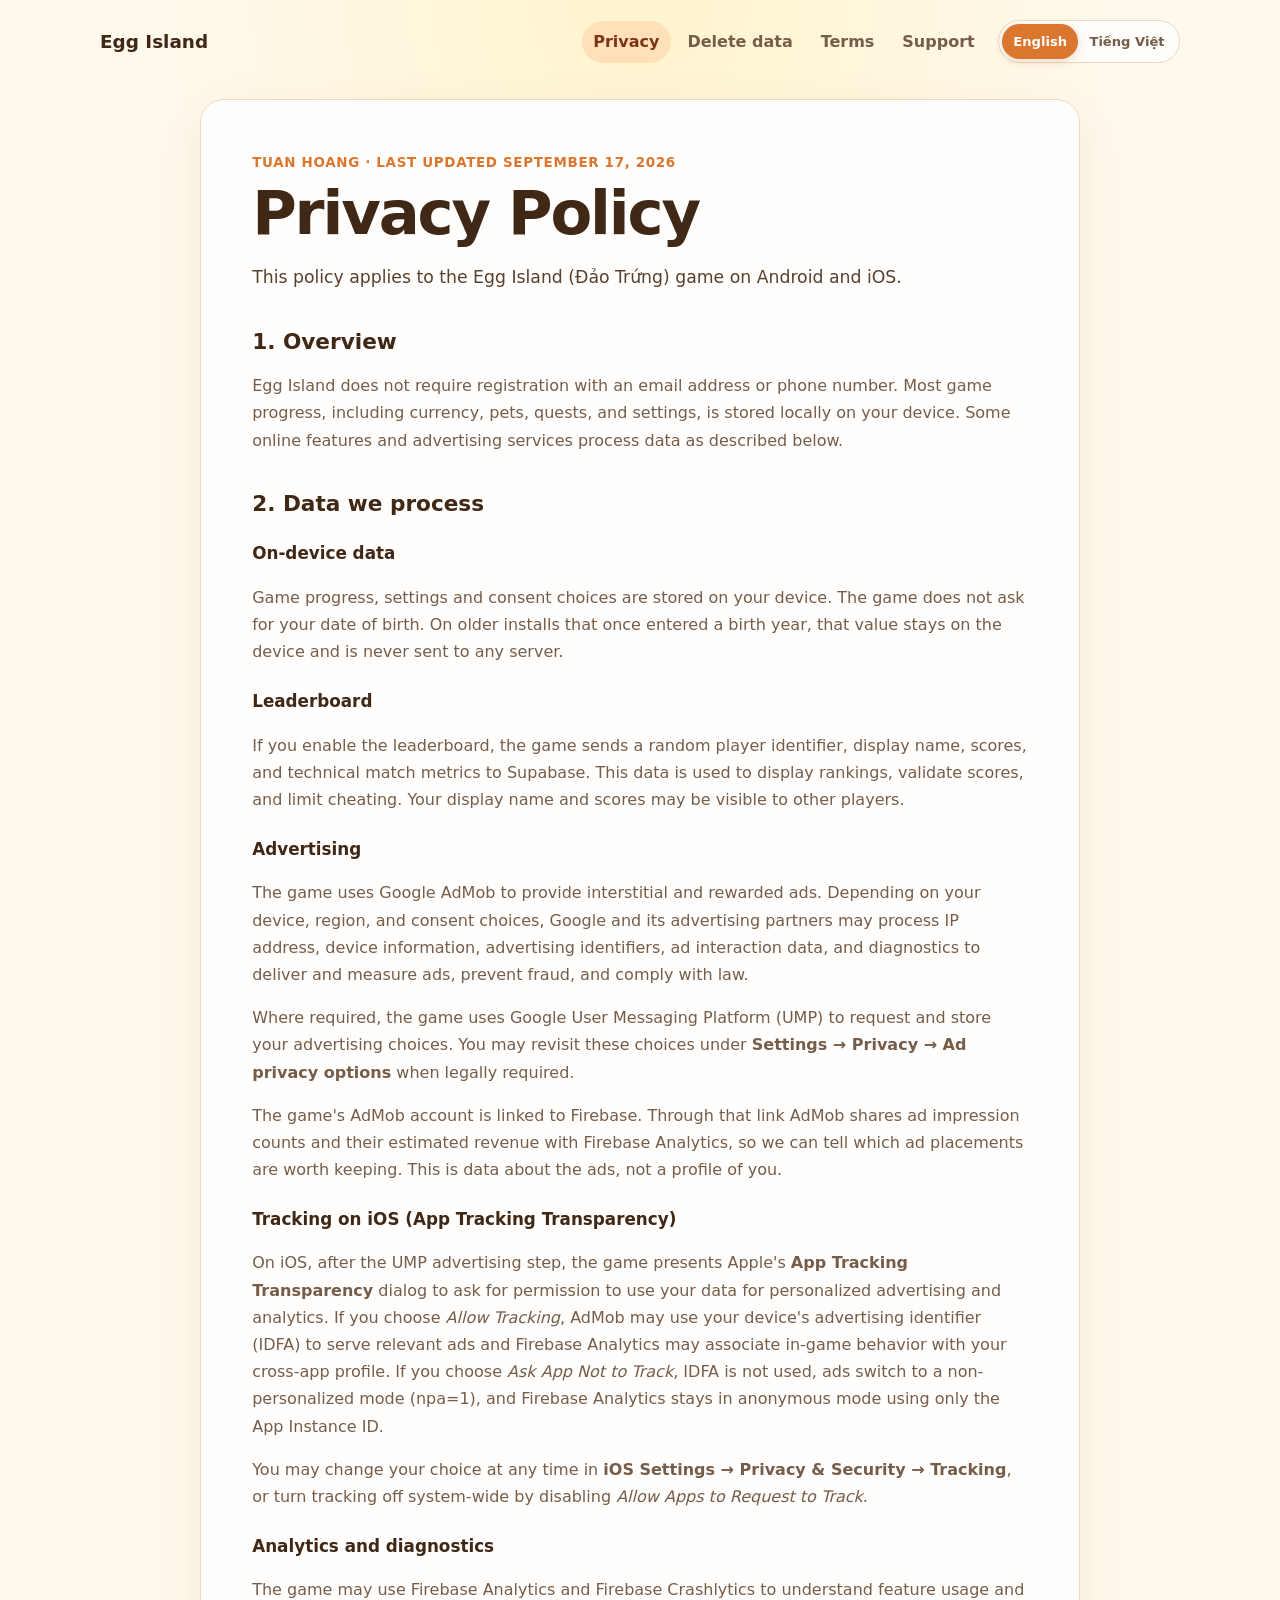
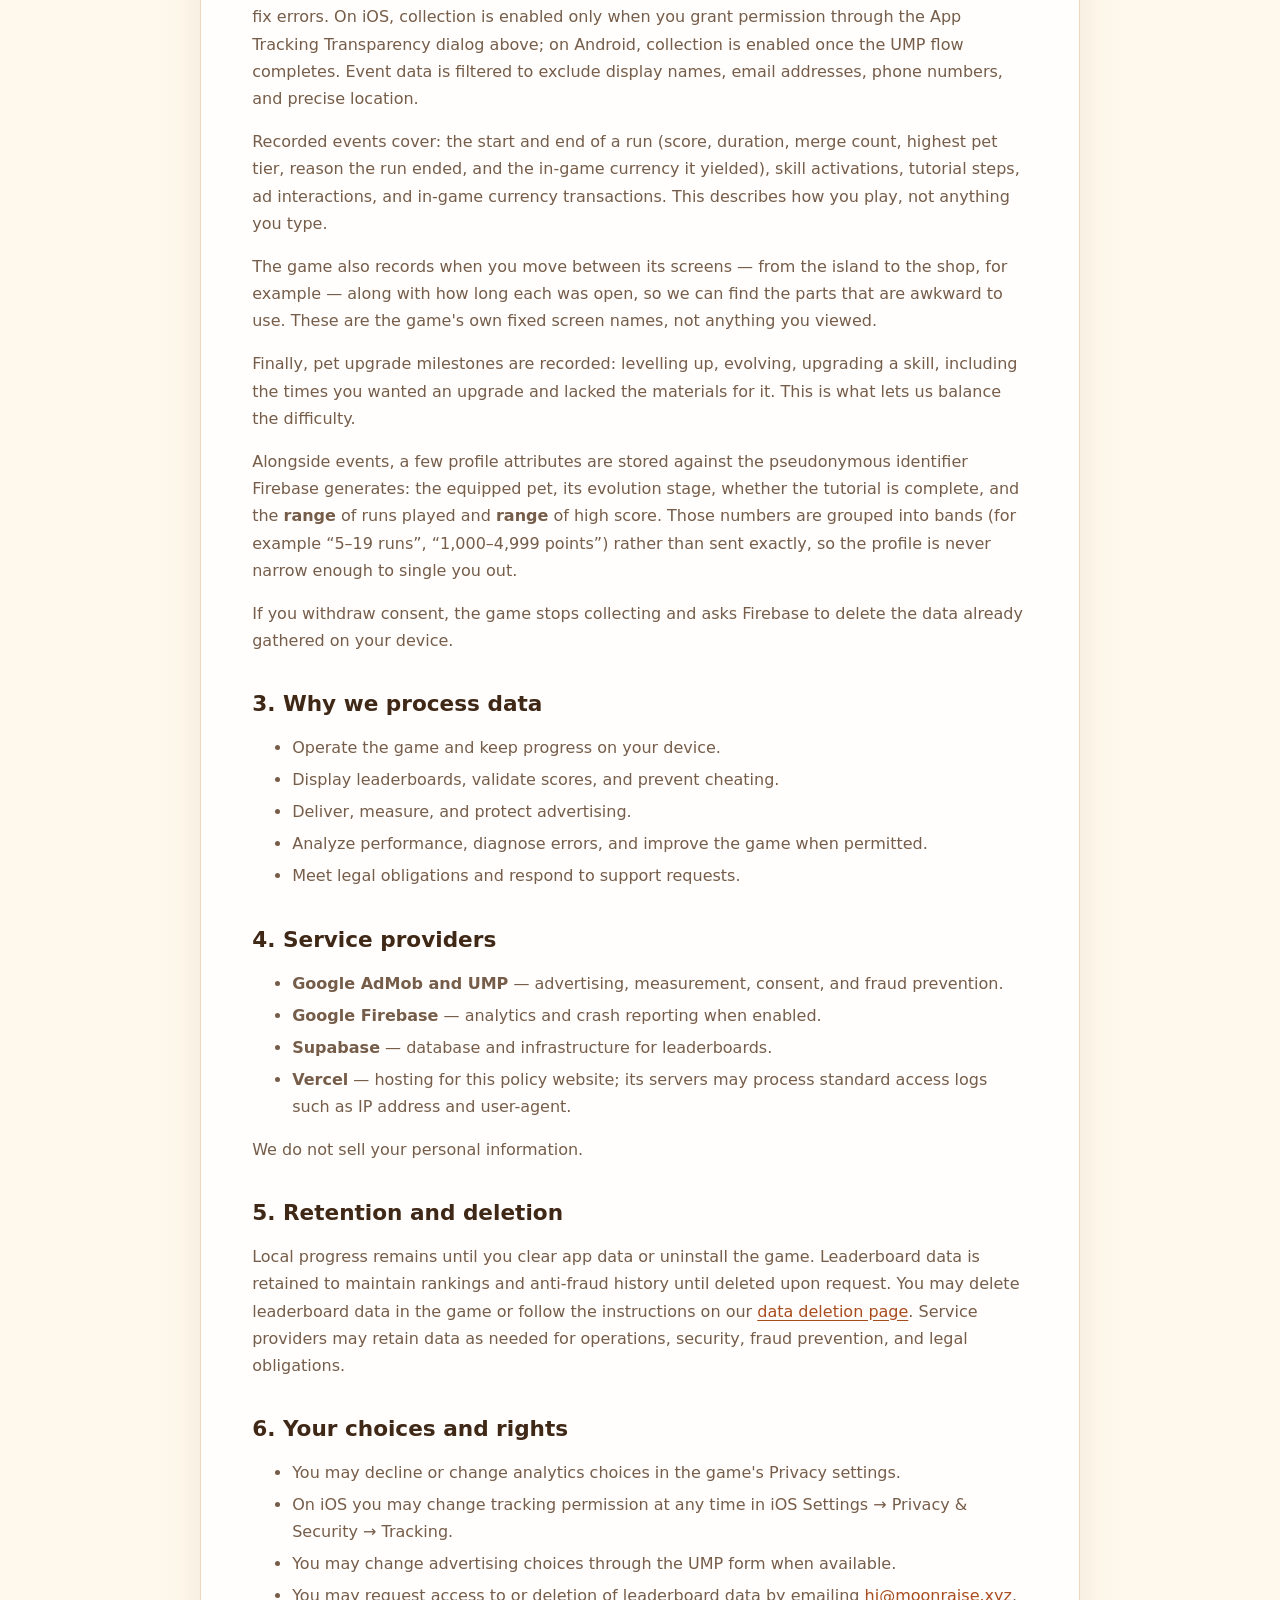
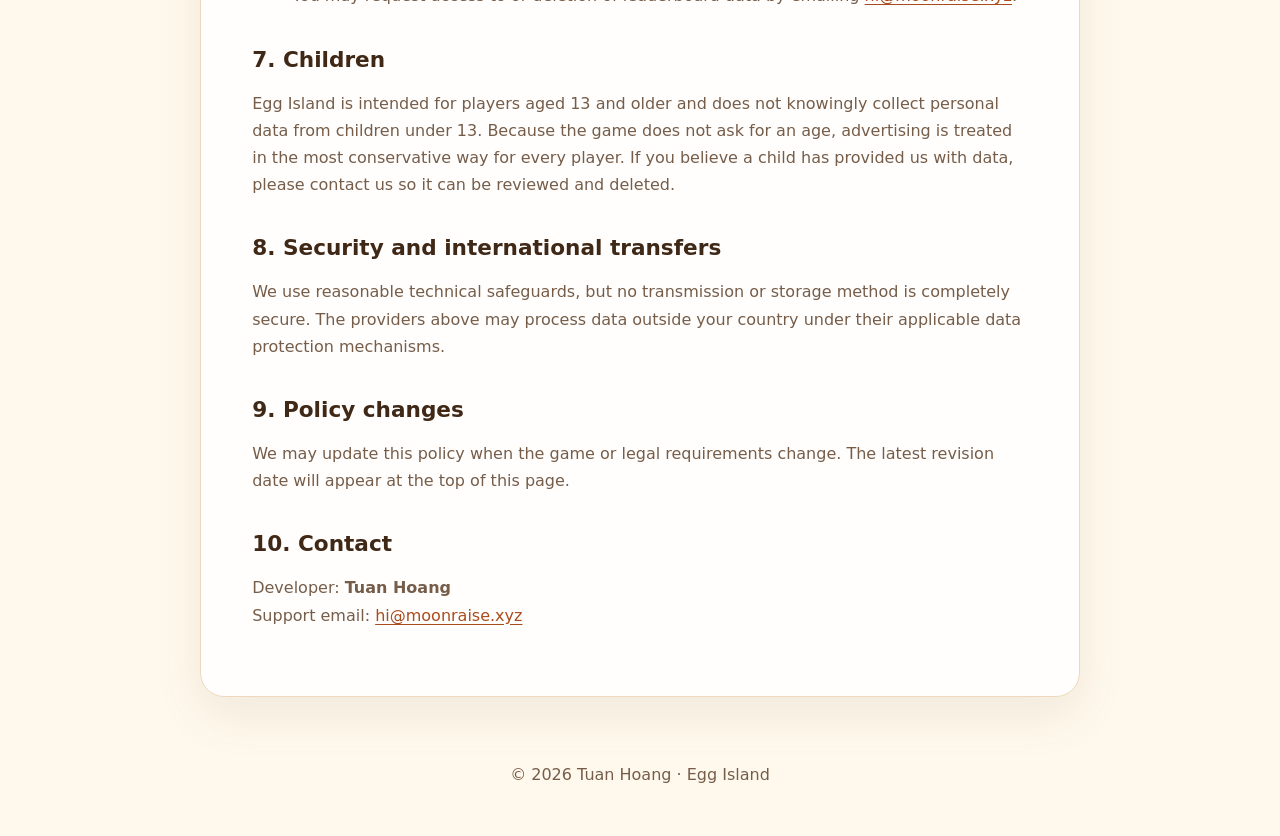
<file: index.html>
<!doctype html>
<html lang="en">
<head>
  <meta charset="utf-8">
  <meta name="viewport" content="width=device-width, initial-scale=1">
  <meta name="description" content="Chính sách bảo mật của Egg Island (Đảo Trứng).">
  <title>Egg Island — Chính sách bảo mật</title>
  <link rel="stylesheet" href="/styles.css">
</head>
<body>
  <header class="site-header">
    <a class="brand" href="/"><span data-en="Egg Island" data-vi="Đảo Trứng">Egg Island</span></a>
    <div class="header-actions">
      <nav aria-label="Main navigation">
        <a aria-current="page" href="/privacy-policy" data-en="Privacy" data-vi="Bảo mật">Privacy</a>
        <a href="/delete-data" data-en="Delete data" data-vi="Xoá dữ liệu">Delete data</a>
        <a href="/terms" data-en="Terms" data-vi="Điều khoản">Terms</a>
        <a href="/support" data-en="Support" data-vi="Hỗ trợ">Support</a>
      </nav>
      <div class="language-picker" role="group" aria-label="Language">
        <button type="button" data-language-button="en" aria-pressed="true">English</button>
        <button type="button" data-language-button="vi" aria-pressed="false">Tiếng Việt</button>
      </div>
    </div>
  </header>

  <main>
    <article class="card lang-panel" data-language="vi" hidden>
      <p class="eyebrow">Tuan Hoang · Cập nhật ngày 17/09/2026</p>
      <h1>Chính sách bảo mật</h1>
      <p class="lead">Chính sách này áp dụng cho trò chơi Egg Island (Đảo Trứng) trên Android và iOS.</p>

      <h2>1. Tổng quan</h2>
      <p>Egg Island không yêu cầu bạn đăng ký bằng email hoặc số điện thoại. Phần lớn tiến trình trò chơi, bao gồm tiền tệ, thú cưng, nhiệm vụ và cài đặt, được lưu cục bộ trên thiết bị. Một số tính năng trực tuyến và dịch vụ quảng cáo cần xử lý dữ liệu như mô tả bên dưới.</p>

      <h2>2. Dữ liệu được xử lý</h2>
      <h3>Dữ liệu lưu trên thiết bị</h3>
      <p>Tiến trình chơi, cài đặt và lựa chọn đồng ý được lưu trên thiết bị. Trò chơi không hỏi ngày sinh của bạn. Với những bản cài cũ từng nhập năm sinh, giá trị đó vẫn nằm trên máy và không bao giờ được gửi tới máy chủ nào.</p>

      <h3>Bảng xếp hạng</h3>
      <p>Khi bạn bật bảng xếp hạng, trò chơi gửi mã người chơi ngẫu nhiên, tên hiển thị, điểm số và các chỉ số kỹ thuật của ván chơi tới Supabase. Dữ liệu này dùng để hiển thị thứ hạng, xác minh điểm và hạn chế gian lận. Tên hiển thị và điểm có thể được người chơi khác nhìn thấy.</p>

      <h3>Quảng cáo</h3>
      <p>Trò chơi sử dụng Google AdMob để cung cấp quảng cáo xen kẽ và quảng cáo có tặng thưởng. Tuỳ theo thiết bị, khu vực và lựa chọn đồng ý của bạn, Google và các đối tác quảng cáo có thể xử lý địa chỉ IP, thông tin thiết bị, mã nhận dạng quảng cáo, dữ liệu tương tác với quảng cáo và dữ liệu chẩn đoán để phân phối, đo lường, chống gian lận và tuân thủ pháp luật.</p>
      <p>Ở những khu vực áp dụng, trò chơi sử dụng Google User Messaging Platform (UMP) để xin và lưu lựa chọn về quảng cáo. Bạn có thể mở lại lựa chọn này trong <strong>Cài đặt → Quyền riêng tư → Tuỳ chọn quảng cáo</strong> khi pháp luật yêu cầu.</p>
      <p>Tài khoản AdMob của trò chơi được liên kết với Firebase. Nhờ đó AdMob chia sẻ với Firebase Analytics số liệu về lượt hiển thị quảng cáo và doanh thu ước tính của chúng, để chúng tôi biết những vị trí quảng cáo nào đáng giữ. Đây là số liệu về quảng cáo, không phải hồ sơ cá nhân của bạn.</p>

      <h3>Theo dõi trên iOS (App Tracking Transparency)</h3>
      <p>Trên iOS, sau bước UMP về quảng cáo, trò chơi hiển thị hộp thoại <strong>App Tracking Transparency</strong> của Apple để xin phép sử dụng dữ liệu của bạn cho mục đích quảng cáo được cá nhân hoá và phân tích. Nếu bạn chọn <em>Allow Tracking</em>, AdMob có thể sử dụng mã nhận dạng quảng cáo (IDFA) của thiết bị để phục vụ quảng cáo liên quan và Firebase Analytics có thể liên kết hành vi trong trò chơi với hồ sơ cross-app của bạn. Nếu bạn chọn <em>Ask App Not to Track</em>, IDFA không được sử dụng, quảng cáo chuyển sang chế độ không cá nhân hoá (npa=1) và Firebase Analytics giữ ở chế độ ẩn danh chỉ bằng App Instance ID.</p>
      <p>Bạn có thể đổi ý bất cứ lúc nào trong <strong>Cài đặt iOS → Quyền riêng tư & Bảo mật → Theo dõi</strong>, hoặc tắt hoàn toàn theo dõi bằng cách tắt <em>Cho phép các ứng dụng yêu cầu theo dõi</em>.</p>

      <h3>Phân tích và chẩn đoán</h3>
      <p>Trò chơi có thể sử dụng Firebase Analytics và Firebase Crashlytics để hiểu cách tính năng được sử dụng và sửa lỗi. Trên iOS, việc thu thập chỉ được bật khi bạn đồng ý qua hộp thoại App Tracking Transparency ở trên; trên Android, việc thu thập được bật khi bạn hoàn tất bước UMP. Dữ liệu sự kiện được lọc để không gửi tên hiển thị, email, số điện thoại hoặc vị trí chính xác.</p>
      <p>Sự kiện được ghi nhận gồm: bắt đầu và kết thúc một ván (điểm, thời lượng, số lần ghép, bậc pet cao nhất, lý do kết thúc, và lượng tiền trong game kiếm được), lượt dùng kỹ năng, các bước hướng dẫn, tương tác với quảng cáo, và giao dịch bằng tiền trong trò chơi. Đây là dữ liệu về cách bạn chơi, không phải nội dung bạn nhập.</p>
      <p>Trò chơi cũng ghi lại việc bạn chuyển giữa các màn hình — ví dụ từ đảo sang cửa hàng — kèm thời gian ở mỗi màn, để chúng tôi biết chỗ nào khó dùng. Đây là tên màn hình cố định của trò chơi, không phải nội dung bạn xem.</p>
      <p>Cuối cùng, các mốc nâng cấp thú cưng được ghi lại: lên cấp, tiến hoá, nâng kỹ năng, kèm cả những lần bạn muốn nâng nhưng chưa đủ nguyên liệu. Việc này giúp chúng tôi cân bằng độ khó.</p>
      <p>Ngoài sự kiện, một số thuộc tính hồ sơ được lưu kèm mã người dùng ẩn danh do Firebase sinh ra: pet đang trang bị, bậc tiến hoá của pet, đã hoàn thành hướng dẫn hay chưa, cùng <strong>khoảng</strong> số ván đã chơi và <strong>khoảng</strong> điểm cao nhất. Các số này được quy về nhóm (ví dụ &ldquo;5&ndash;19 ván&rdquo;, &ldquo;1.000&ndash;4.999 điểm&rdquo;) thay vì gửi con số chính xác, để hồ sơ không đủ hẹp nhằm nhận dạng một người cụ thể.</p>
      <p>Nếu bạn rút lại đồng ý, trò chơi ngừng thu thập và yêu cầu Firebase xoá dữ liệu đã thu trên thiết bị.</p>

      <h2>3. Mục đích sử dụng</h2>
      <ul>
        <li>Vận hành trò chơi và lưu tiến trình trên thiết bị.</li>
        <li>Hiển thị bảng xếp hạng, xác minh điểm và ngăn gian lận.</li>
        <li>Cung cấp, đo lường và bảo vệ quảng cáo.</li>
        <li>Phân tích hiệu năng, tìm lỗi và cải thiện trò chơi khi được phép.</li>
        <li>Tuân thủ nghĩa vụ pháp lý và xử lý yêu cầu hỗ trợ.</li>
      </ul>

      <h2>4. Nhà cung cấp dịch vụ</h2>
      <p>Chúng tôi sử dụng các nhà cung cấp sau để xử lý dữ liệu thay mặt chúng tôi hoặc theo chính sách riêng của họ:</p>
      <ul>
        <li><strong>Google AdMob và UMP</strong> — quảng cáo, đo lường, đồng ý và chống gian lận.</li>
        <li><strong>Google Firebase</strong> — phân tích và báo cáo lỗi khi tính năng được bật.</li>
        <li><strong>Supabase</strong> — cơ sở dữ liệu và hạ tầng cho bảng xếp hạng.</li>
        <li><strong>Vercel</strong> — lưu trữ website chính sách này; máy chủ có thể xử lý nhật ký truy cập tiêu chuẩn như địa chỉ IP và user-agent.</li>
      </ul>
      <p>Chúng tôi không bán thông tin cá nhân của bạn.</p>

      <h2>5. Lưu giữ và xoá dữ liệu</h2>
      <p>Dữ liệu tiến trình cục bộ tồn tại cho đến khi bạn xoá dữ liệu ứng dụng hoặc gỡ cài đặt. Dữ liệu bảng xếp hạng được lưu để duy trì thứ hạng và lịch sử chống gian lận cho đến khi bị xoá theo yêu cầu. Bạn có thể xoá dữ liệu bảng xếp hạng trong trò chơi hoặc làm theo hướng dẫn tại <a href="/delete-data.html">trang xoá dữ liệu</a>.</p>
      <p>Các nhà cung cấp dịch vụ có thể lưu dữ liệu theo thời hạn cần thiết cho vận hành, bảo mật, chống gian lận và nghĩa vụ pháp lý của họ.</p>

      <h2>6. Lựa chọn và quyền của bạn</h2>
      <ul>
        <li>Bạn có thể từ chối hoặc thay đổi lựa chọn phân tích trong phần Quyền riêng tư của trò chơi.</li>
        <li>Trên iOS, bạn có thể đổi lựa chọn theo dõi bất cứ lúc nào trong Cài đặt iOS → Quyền riêng tư &amp; Bảo mật → Theo dõi.</li>
        <li>Bạn có thể thay đổi lựa chọn quảng cáo thông qua màn hình UMP khi tuỳ chọn này được cung cấp.</li>
        <li>Bạn có thể yêu cầu truy cập hoặc xoá dữ liệu bảng xếp hạng bằng cách gửi email tới <a href="mailto:hi@moonraise.xyz">hi@moonraise.xyz</a>.</li>
      </ul>

      <h2>7. Trẻ em</h2>
      <p>Egg Island dành cho người chơi từ 13 tuổi trở lên và không cố ý thu thập dữ liệu cá nhân từ trẻ em dưới 13 tuổi. Vì trò chơi không hỏi tuổi, quảng cáo được đối xử theo hướng bảo thủ nhất cho mọi người chơi. Nếu bạn tin rằng trẻ em đã cung cấp dữ liệu cho chúng tôi, hãy liên hệ để dữ liệu được xem xét và xoá.</p>

      <h2>8. Bảo mật và chuyển dữ liệu quốc tế</h2>
      <p>Chúng tôi áp dụng các biện pháp kỹ thuật hợp lý để bảo vệ dữ liệu. Tuy nhiên, không phương thức truyền hoặc lưu trữ nào an toàn tuyệt đối. Các nhà cung cấp nêu trên có thể xử lý dữ liệu tại quốc gia khác nơi bạn sinh sống, tuân theo cơ chế bảo vệ dữ liệu áp dụng của họ.</p>

      <h2>9. Thay đổi chính sách</h2>
      <p>Chúng tôi có thể cập nhật chính sách này khi trò chơi hoặc yêu cầu pháp lý thay đổi. Ngày cập nhật mới nhất luôn được hiển thị ở đầu trang.</p>

      <h2>10. Liên hệ</h2>
      <p>Nhà phát triển: <strong>Tuan Hoang</strong><br>Email hỗ trợ: <a href="mailto:hi@moonraise.xyz">hi@moonraise.xyz</a></p>
    </article>

    <article class="card lang-panel" data-language="en" lang="en">
      <p class="eyebrow">Tuan Hoang · Last updated September 17, 2026</p>
      <h1>Privacy Policy</h1>
      <p class="lead">This policy applies to the Egg Island (Đảo Trứng) game on Android and iOS.</p>

      <h2>1. Overview</h2>
      <p>Egg Island does not require registration with an email address or phone number. Most game progress, including currency, pets, quests, and settings, is stored locally on your device. Some online features and advertising services process data as described below.</p>

      <h2>2. Data we process</h2>
      <h3>On-device data</h3>
      <p>Game progress, settings and consent choices are stored on your device. The game does not ask for your date of birth. On older installs that once entered a birth year, that value stays on the device and is never sent to any server.</p>

      <h3>Leaderboard</h3>
      <p>If you enable the leaderboard, the game sends a random player identifier, display name, scores, and technical match metrics to Supabase. This data is used to display rankings, validate scores, and limit cheating. Your display name and scores may be visible to other players.</p>

      <h3>Advertising</h3>
      <p>The game uses Google AdMob to provide interstitial and rewarded ads. Depending on your device, region, and consent choices, Google and its advertising partners may process IP address, device information, advertising identifiers, ad interaction data, and diagnostics to deliver and measure ads, prevent fraud, and comply with law.</p>
      <p>Where required, the game uses Google User Messaging Platform (UMP) to request and store your advertising choices. You may revisit these choices under <strong>Settings → Privacy → Ad privacy options</strong> when legally required.</p>
      <p>The game's AdMob account is linked to Firebase. Through that link AdMob shares ad impression counts and their estimated revenue with Firebase Analytics, so we can tell which ad placements are worth keeping. This is data about the ads, not a profile of you.</p>

      <h3>Tracking on iOS (App Tracking Transparency)</h3>
      <p>On iOS, after the UMP advertising step, the game presents Apple's <strong>App Tracking Transparency</strong> dialog to ask for permission to use your data for personalized advertising and analytics. If you choose <em>Allow Tracking</em>, AdMob may use your device's advertising identifier (IDFA) to serve relevant ads and Firebase Analytics may associate in-game behavior with your cross-app profile. If you choose <em>Ask App Not to Track</em>, IDFA is not used, ads switch to a non-personalized mode (npa=1), and Firebase Analytics stays in anonymous mode using only the App Instance ID.</p>
      <p>You may change your choice at any time in <strong>iOS Settings → Privacy &amp; Security → Tracking</strong>, or turn tracking off system-wide by disabling <em>Allow Apps to Request to Track</em>.</p>

      <h3>Analytics and diagnostics</h3>
      <p>The game may use Firebase Analytics and Firebase Crashlytics to understand feature usage and fix errors. On iOS, collection is enabled only when you grant permission through the App Tracking Transparency dialog above; on Android, collection is enabled once the UMP flow completes. Event data is filtered to exclude display names, email addresses, phone numbers, and precise location.</p>
      <p>Recorded events cover: the start and end of a run (score, duration, merge count, highest pet tier, reason the run ended, and the in-game currency it yielded), skill activations, tutorial steps, ad interactions, and in-game currency transactions. This describes how you play, not anything you type.</p>
      <p>The game also records when you move between its screens — from the island to the shop, for example — along with how long each was open, so we can find the parts that are awkward to use. These are the game's own fixed screen names, not anything you viewed.</p>
      <p>Finally, pet upgrade milestones are recorded: levelling up, evolving, upgrading a skill, including the times you wanted an upgrade and lacked the materials for it. This is what lets us balance the difficulty.</p>
      <p>Alongside events, a few profile attributes are stored against the pseudonymous identifier Firebase generates: the equipped pet, its evolution stage, whether the tutorial is complete, and the <strong>range</strong> of runs played and <strong>range</strong> of high score. Those numbers are grouped into bands (for example &ldquo;5&ndash;19 runs&rdquo;, &ldquo;1,000&ndash;4,999 points&rdquo;) rather than sent exactly, so the profile is never narrow enough to single you out.</p>
      <p>If you withdraw consent, the game stops collecting and asks Firebase to delete the data already gathered on your device.</p>

      <h2>3. Why we process data</h2>
      <ul>
        <li>Operate the game and keep progress on your device.</li>
        <li>Display leaderboards, validate scores, and prevent cheating.</li>
        <li>Deliver, measure, and protect advertising.</li>
        <li>Analyze performance, diagnose errors, and improve the game when permitted.</li>
        <li>Meet legal obligations and respond to support requests.</li>
      </ul>

      <h2>4. Service providers</h2>
      <ul>
        <li><strong>Google AdMob and UMP</strong> — advertising, measurement, consent, and fraud prevention.</li>
        <li><strong>Google Firebase</strong> — analytics and crash reporting when enabled.</li>
        <li><strong>Supabase</strong> — database and infrastructure for leaderboards.</li>
        <li><strong>Vercel</strong> — hosting for this policy website; its servers may process standard access logs such as IP address and user-agent.</li>
      </ul>
      <p>We do not sell your personal information.</p>

      <h2>5. Retention and deletion</h2>
      <p>Local progress remains until you clear app data or uninstall the game. Leaderboard data is retained to maintain rankings and anti-fraud history until deleted upon request. You may delete leaderboard data in the game or follow the instructions on our <a href="/delete-data.html">data deletion page</a>. Service providers may retain data as needed for operations, security, fraud prevention, and legal obligations.</p>

      <h2>6. Your choices and rights</h2>
      <ul>
        <li>You may decline or change analytics choices in the game's Privacy settings.</li>
        <li>On iOS you may change tracking permission at any time in iOS Settings → Privacy &amp; Security → Tracking.</li>
        <li>You may change advertising choices through the UMP form when available.</li>
        <li>You may request access to or deletion of leaderboard data by emailing <a href="mailto:hi@moonraise.xyz">hi@moonraise.xyz</a>.</li>
      </ul>

      <h2>7. Children</h2>
      <p>Egg Island is intended for players aged 13 and older and does not knowingly collect personal data from children under 13. Because the game does not ask for an age, advertising is treated in the most conservative way for every player. If you believe a child has provided us with data, please contact us so it can be reviewed and deleted.</p>

      <h2>8. Security and international transfers</h2>
      <p>We use reasonable technical safeguards, but no transmission or storage method is completely secure. The providers above may process data outside your country under their applicable data protection mechanisms.</p>

      <h2>9. Policy changes</h2>
      <p>We may update this policy when the game or legal requirements change. The latest revision date will appear at the top of this page.</p>

      <h2>10. Contact</h2>
      <p>Developer: <strong>Tuan Hoang</strong><br>Support email: <a href="mailto:hi@moonraise.xyz">hi@moonraise.xyz</a></p>
    </article>
  </main>

  <footer>© 2026 Tuan Hoang · Egg Island</footer>
  <script src="/language.js"></script>
</body>
</html>
</file>
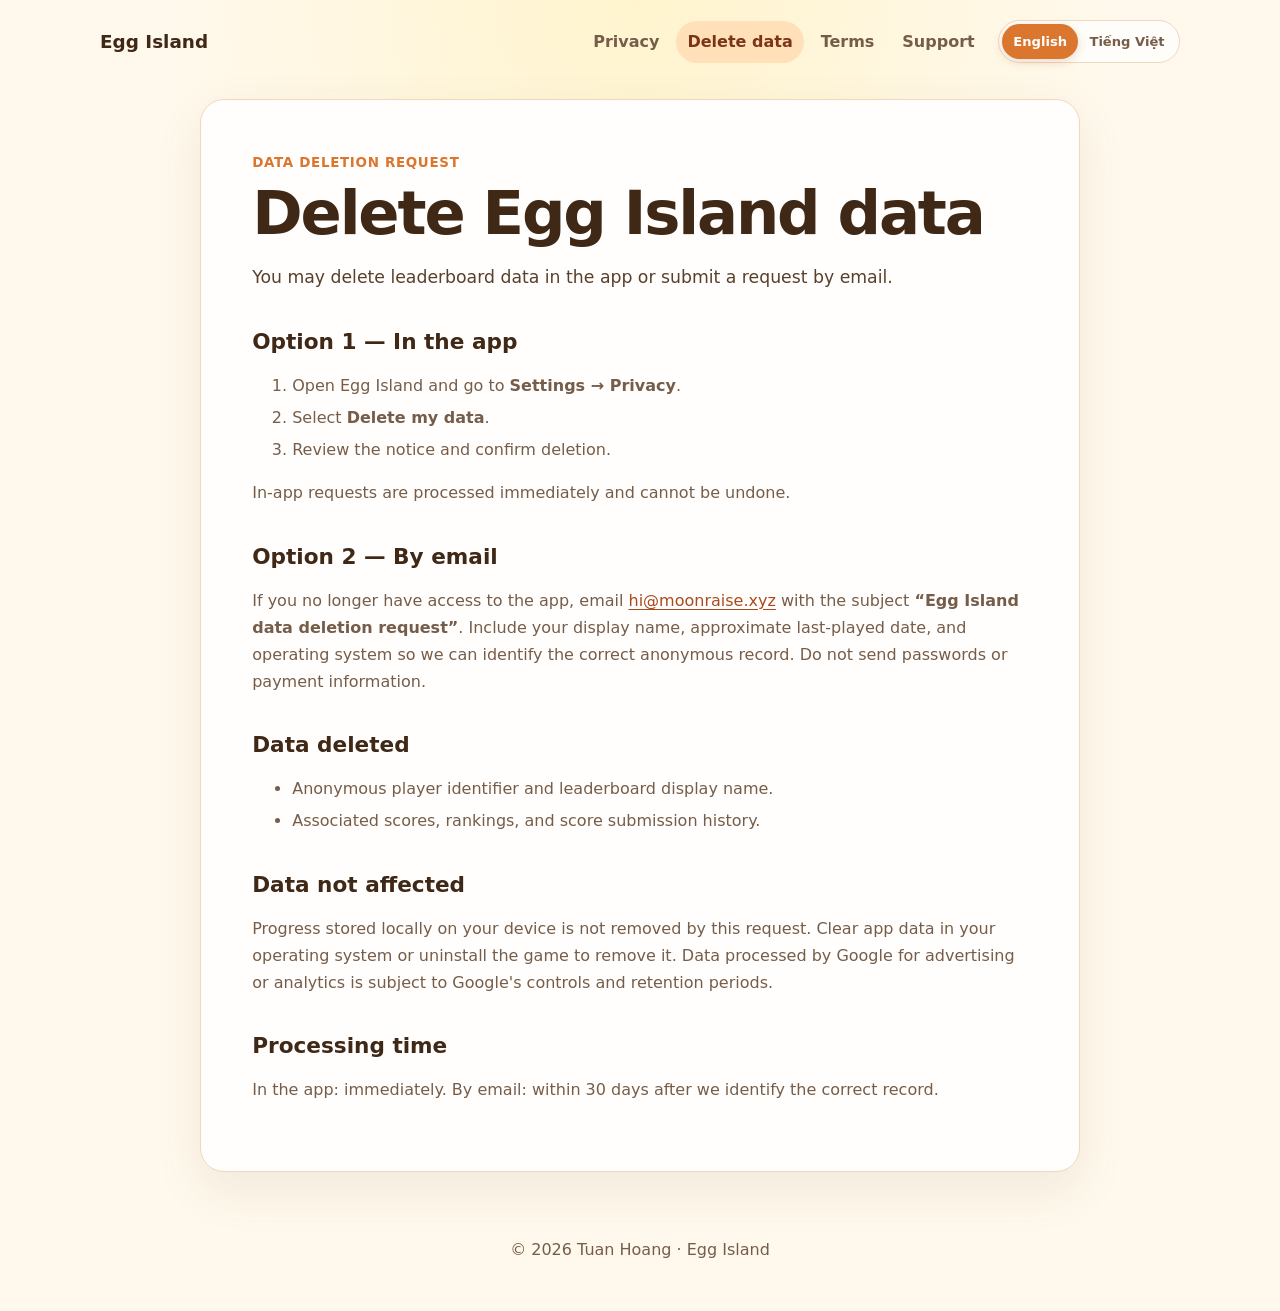
<file: delete-data.html>
<!doctype html>
<html lang="en">
<head>
  <meta charset="utf-8">
  <meta name="viewport" content="width=device-width, initial-scale=1">
  <meta name="description" content="Hướng dẫn yêu cầu xoá dữ liệu Egg Island.">
  <title>Egg Island — Xoá dữ liệu</title>
  <link rel="stylesheet" href="/styles.css">
</head>
<body>
  <header class="site-header">
    <a class="brand" href="/"><span data-en="Egg Island" data-vi="Đảo Trứng">Egg Island</span></a>
    <div class="header-actions">
      <nav aria-label="Main navigation">
        <a href="/privacy-policy" data-en="Privacy" data-vi="Bảo mật">Privacy</a>
        <a aria-current="page" href="/delete-data" data-en="Delete data" data-vi="Xoá dữ liệu">Delete data</a>
        <a href="/terms" data-en="Terms" data-vi="Điều khoản">Terms</a>
        <a href="/support" data-en="Support" data-vi="Hỗ trợ">Support</a>
      </nav>
      <div class="language-picker" role="group" aria-label="Language">
        <button type="button" data-language-button="en" aria-pressed="true">English</button>
        <button type="button" data-language-button="vi" aria-pressed="false">Tiếng Việt</button>
      </div>
    </div>
  </header>
  <main>
    <article class="card lang-panel" data-language="vi" hidden>
      <p class="eyebrow">Yêu cầu xoá dữ liệu</p>
      <h1>Xoá dữ liệu Egg Island</h1>
      <p class="lead">Bạn có thể xoá dữ liệu bảng xếp hạng trong ứng dụng hoặc gửi yêu cầu qua email.</p>

      <h2>Cách 1 — Trong ứng dụng</h2>
      <ol>
        <li>Mở Egg Island và vào <strong>Cài đặt → Quyền riêng tư</strong>.</li>
        <li>Chọn <strong>Xoá dữ liệu của tôi</strong>.</li>
        <li>Đọc thông báo và xác nhận xoá.</li>
      </ol>
      <p>Yêu cầu trong ứng dụng được xử lý ngay và không thể hoàn tác.</p>

      <h2>Cách 2 — Qua email</h2>
      <p>Nếu không còn truy cập ứng dụng, gửi email tới <a href="mailto:hi@moonraise.xyz?subject=Y%C3%AAu%20c%E1%BA%A7u%20xo%C3%A1%20d%E1%BB%AF%20li%E1%BB%87u%20Egg%20Island">hi@moonraise.xyz</a> với tiêu đề <strong>“Yêu cầu xoá dữ liệu Egg Island”</strong>. Hãy cung cấp tên hiển thị, khoảng thời gian chơi gần nhất và hệ điều hành đã dùng để chúng tôi xác định đúng hồ sơ ẩn danh. Không gửi mật khẩu hoặc thông tin thanh toán.</p>

      <h2>Dữ liệu bị xoá</h2>
      <ul>
        <li>Mã người chơi ẩn danh và tên hiển thị trên bảng xếp hạng.</li>
        <li>Điểm số, thứ hạng và lịch sử gửi điểm liên quan.</li>
      </ul>

      <h2>Dữ liệu không bị ảnh hưởng</h2>
      <p>Tiến trình lưu cục bộ trên thiết bị không bị xoá bởi yêu cầu này. Bạn có thể xoá dữ liệu cục bộ trong cài đặt hệ điều hành hoặc bằng cách gỡ cài đặt trò chơi. Dữ liệu do Google xử lý cho quảng cáo hoặc phân tích chịu các công cụ và thời hạn lưu giữ của Google.</p>

      <h2>Thời gian xử lý</h2>
      <p>Trong ứng dụng: ngay lập tức. Qua email: trong vòng 30 ngày sau khi chúng tôi xác minh được đúng hồ sơ.</p>
    </article>

    <article class="card lang-panel" data-language="en" lang="en">
      <p class="eyebrow">Data deletion request</p>
      <h1>Delete Egg Island data</h1>
      <p class="lead">You may delete leaderboard data in the app or submit a request by email.</p>
      <h2>Option 1 — In the app</h2>
      <ol>
        <li>Open Egg Island and go to <strong>Settings → Privacy</strong>.</li>
        <li>Select <strong>Delete my data</strong>.</li>
        <li>Review the notice and confirm deletion.</li>
      </ol>
      <p>In-app requests are processed immediately and cannot be undone.</p>
      <h2>Option 2 — By email</h2>
      <p>If you no longer have access to the app, email <a href="mailto:hi@moonraise.xyz?subject=Egg%20Island%20data%20deletion%20request">hi@moonraise.xyz</a> with the subject <strong>“Egg Island data deletion request”</strong>. Include your display name, approximate last-played date, and operating system so we can identify the correct anonymous record. Do not send passwords or payment information.</p>
      <h2>Data deleted</h2>
      <ul><li>Anonymous player identifier and leaderboard display name.</li><li>Associated scores, rankings, and score submission history.</li></ul>
      <h2>Data not affected</h2>
      <p>Progress stored locally on your device is not removed by this request. Clear app data in your operating system or uninstall the game to remove it. Data processed by Google for advertising or analytics is subject to Google's controls and retention periods.</p>
      <h2>Processing time</h2>
      <p>In the app: immediately. By email: within 30 days after we identify the correct record.</p>
    </article>
  </main>
  <footer>© 2026 Tuan Hoang · Egg Island</footer>
  <script src="/language.js"></script>
</body>
</html>
</file>
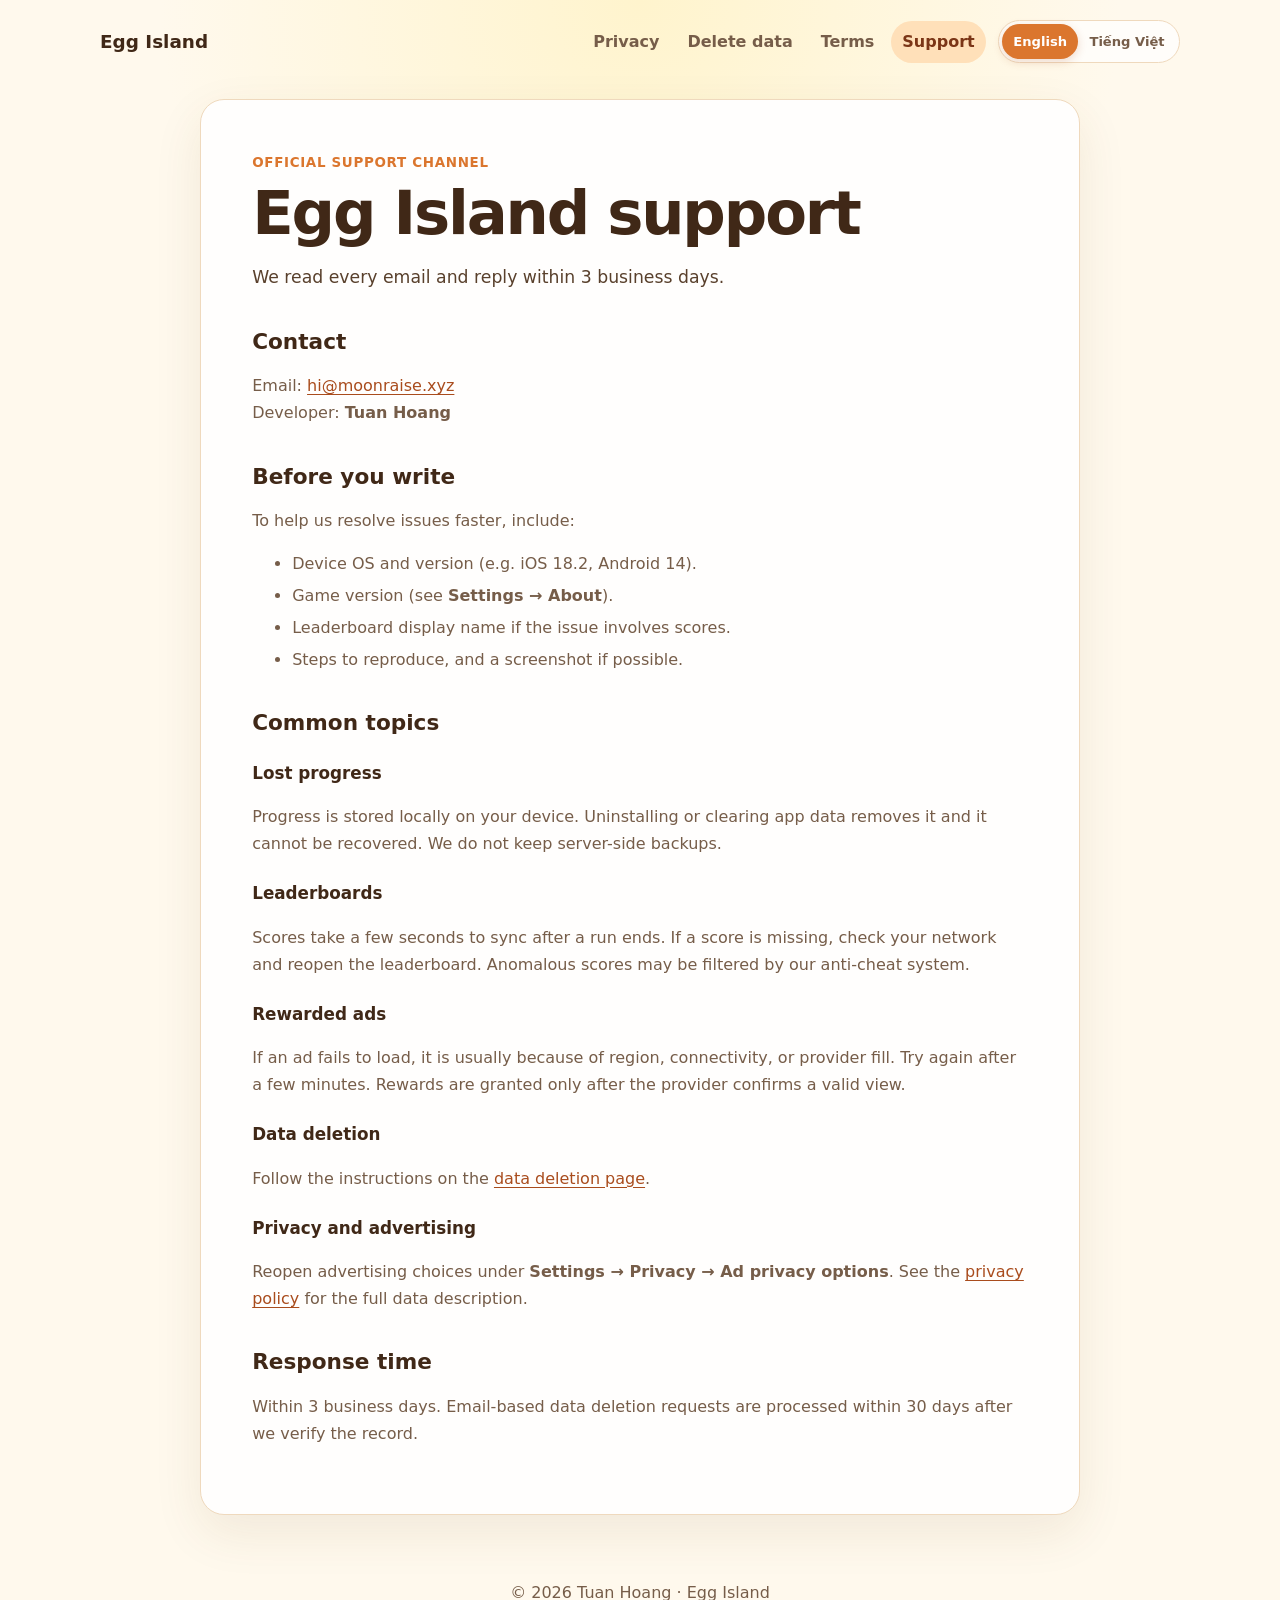
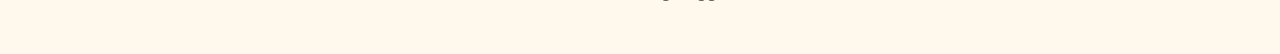
<file: support.html>
<!doctype html>
<html lang="en">
<head>
  <meta charset="utf-8">
  <meta name="viewport" content="width=device-width, initial-scale=1">
  <meta name="description" content="Hỗ trợ người chơi Egg Island (Đảo Trứng).">
  <title>Egg Island — Hỗ trợ</title>
  <link rel="stylesheet" href="/styles.css">
</head>
<body>
  <header class="site-header">
    <a class="brand" href="/"><span data-en="Egg Island" data-vi="Đảo Trứng">Egg Island</span></a>
    <div class="header-actions">
      <nav aria-label="Main navigation">
        <a href="/privacy-policy" data-en="Privacy" data-vi="Bảo mật">Privacy</a>
        <a href="/delete-data" data-en="Delete data" data-vi="Xoá dữ liệu">Delete data</a>
        <a href="/terms" data-en="Terms" data-vi="Điều khoản">Terms</a>
        <a aria-current="page" href="/support" data-en="Support" data-vi="Hỗ trợ">Support</a>
      </nav>
      <div class="language-picker" role="group" aria-label="Language">
        <button type="button" data-language-button="en" aria-pressed="true">English</button>
        <button type="button" data-language-button="vi" aria-pressed="false">Tiếng Việt</button>
      </div>
    </div>
  </header>
  <main>
    <article class="card lang-panel" data-language="vi" hidden>
      <p class="eyebrow">Kênh hỗ trợ chính thức</p>
      <h1>Hỗ trợ Egg Island</h1>
      <p class="lead">Chúng tôi đọc mọi email và trả lời trong vòng 3 ngày làm việc.</p>

      <h2>Liên hệ</h2>
      <p>Email: <a href="mailto:hi@moonraise.xyz?subject=Egg%20Island%20-%20H%E1%BB%97%20tr%E1%BB%A3">hi@moonraise.xyz</a><br>Nhà phát triển: <strong>Tuan Hoang</strong></p>

      <h2>Trước khi gửi email</h2>
      <p>Để chúng tôi xử lý nhanh, hãy đính kèm:</p>
      <ul>
        <li>Hệ điều hành và phiên bản thiết bị (ví dụ iOS 18.2, Android 14).</li>
        <li>Phiên bản trò chơi (xem trong <strong>Cài đặt → Giới thiệu</strong>).</li>
        <li>Tên hiển thị bảng xếp hạng nếu vấn đề liên quan điểm số.</li>
        <li>Mô tả các bước tái hiện lỗi và ảnh chụp màn hình nếu có.</li>
      </ul>

      <h2>Chủ đề thường gặp</h2>
      <h3>Mất tiến trình</h3>
      <p>Tiến trình lưu cục bộ trên thiết bị. Gỡ ứng dụng hoặc xoá dữ liệu ứng dụng sẽ xoá tiến trình và không thể khôi phục. Chúng tôi không lưu bản sao lưu trên máy chủ.</p>

      <h3>Bảng xếp hạng</h3>
      <p>Điểm cần vài giây để đồng bộ sau khi ván kết thúc. Nếu điểm không hiện, kiểm tra kết nối mạng và mở lại bảng xếp hạng. Điểm bất thường có thể bị lọc do hệ thống chống gian lận.</p>

      <h3>Quảng cáo tặng thưởng</h3>
      <p>Nếu quảng cáo không tải, thường do khu vực, kết nối hoặc nhà cung cấp không có sẵn quảng cáo phù hợp. Thử lại sau vài phút. Phần thưởng chỉ được cấp sau khi nhà cung cấp xác nhận xem hợp lệ.</p>

      <h3>Xoá dữ liệu</h3>
      <p>Xem hướng dẫn tại <a href="/delete-data">trang xoá dữ liệu</a>.</p>

      <h3>Quyền riêng tư và quảng cáo</h3>
      <p>Mở lại lựa chọn quảng cáo tại <strong>Cài đặt → Quyền riêng tư → Tuỳ chọn quảng cáo</strong>. Chi tiết dữ liệu được xử lý xem trong <a href="/privacy-policy">Chính sách bảo mật</a>.</p>

      <h2>Thời gian phản hồi</h2>
      <p>Trong vòng 3 ngày làm việc. Yêu cầu xoá dữ liệu qua email được xử lý trong 30 ngày sau khi xác minh hồ sơ.</p>
    </article>

    <article class="card lang-panel" data-language="en" lang="en">
      <p class="eyebrow">Official support channel</p>
      <h1>Egg Island support</h1>
      <p class="lead">We read every email and reply within 3 business days.</p>

      <h2>Contact</h2>
      <p>Email: <a href="mailto:hi@moonraise.xyz?subject=Egg%20Island%20support">hi@moonraise.xyz</a><br>Developer: <strong>Tuan Hoang</strong></p>

      <h2>Before you write</h2>
      <p>To help us resolve issues faster, include:</p>
      <ul>
        <li>Device OS and version (e.g. iOS 18.2, Android 14).</li>
        <li>Game version (see <strong>Settings → About</strong>).</li>
        <li>Leaderboard display name if the issue involves scores.</li>
        <li>Steps to reproduce, and a screenshot if possible.</li>
      </ul>

      <h2>Common topics</h2>
      <h3>Lost progress</h3>
      <p>Progress is stored locally on your device. Uninstalling or clearing app data removes it and it cannot be recovered. We do not keep server-side backups.</p>

      <h3>Leaderboards</h3>
      <p>Scores take a few seconds to sync after a run ends. If a score is missing, check your network and reopen the leaderboard. Anomalous scores may be filtered by our anti-cheat system.</p>

      <h3>Rewarded ads</h3>
      <p>If an ad fails to load, it is usually because of region, connectivity, or provider fill. Try again after a few minutes. Rewards are granted only after the provider confirms a valid view.</p>

      <h3>Data deletion</h3>
      <p>Follow the instructions on the <a href="/delete-data">data deletion page</a>.</p>

      <h3>Privacy and advertising</h3>
      <p>Reopen advertising choices under <strong>Settings → Privacy → Ad privacy options</strong>. See the <a href="/privacy-policy">privacy policy</a> for the full data description.</p>

      <h2>Response time</h2>
      <p>Within 3 business days. Email-based data deletion requests are processed within 30 days after we verify the record.</p>
    </article>
  </main>
  <footer>© 2026 Tuan Hoang · Egg Island</footer>
  <script src="/language.js"></script>
</body>
</html>
</file>
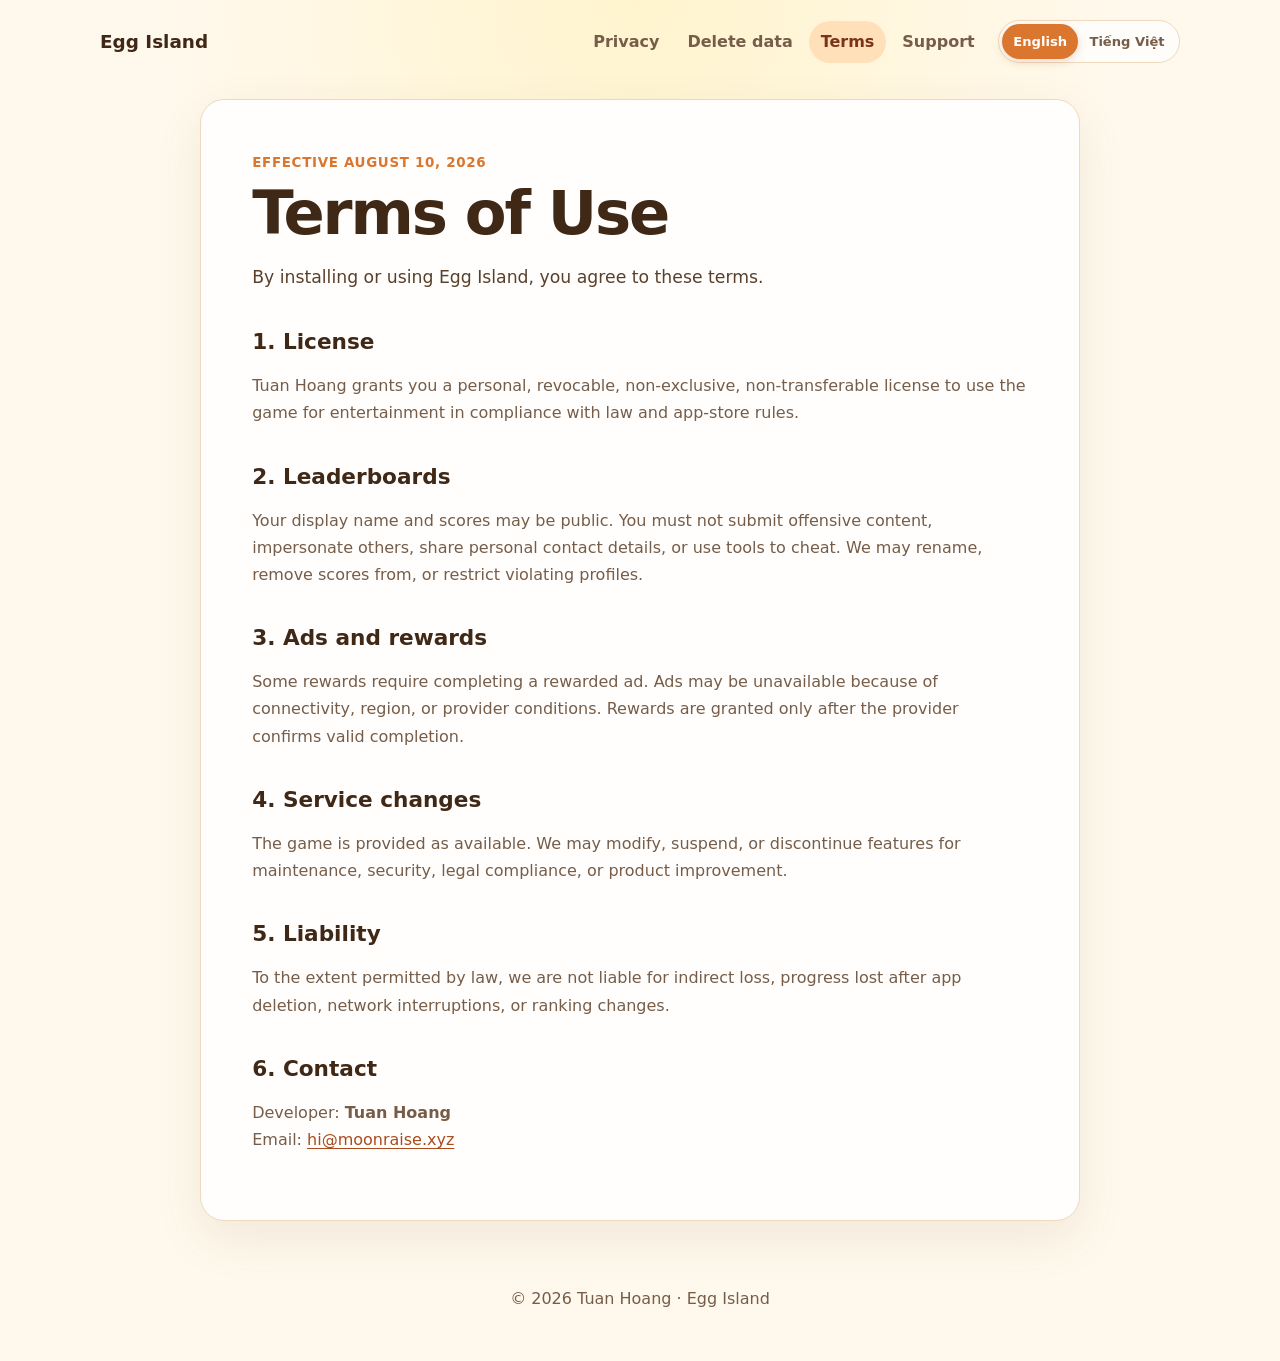
<file: terms.html>
<!doctype html>
<html lang="en">
<head>
  <meta charset="utf-8">
  <meta name="viewport" content="width=device-width, initial-scale=1">
  <meta name="description" content="Điều khoản sử dụng Egg Island.">
  <title>Egg Island — Điều khoản sử dụng</title>
  <link rel="stylesheet" href="/styles.css">
</head>
<body>
  <header class="site-header">
    <a class="brand" href="/"><span data-en="Egg Island" data-vi="Đảo Trứng">Egg Island</span></a>
    <div class="header-actions">
      <nav aria-label="Main navigation"><a href="/privacy-policy" data-en="Privacy" data-vi="Bảo mật">Privacy</a><a href="/delete-data" data-en="Delete data" data-vi="Xoá dữ liệu">Delete data</a><a aria-current="page" href="/terms" data-en="Terms" data-vi="Điều khoản">Terms</a><a href="/support" data-en="Support" data-vi="Hỗ trợ">Support</a></nav>
      <div class="language-picker" role="group" aria-label="Language">
        <button type="button" data-language-button="en" aria-pressed="true">English</button>
        <button type="button" data-language-button="vi" aria-pressed="false">Tiếng Việt</button>
      </div>
    </div>
  </header>
  <main>
    <article class="card lang-panel" data-language="vi" hidden>
      <p class="eyebrow">Có hiệu lực từ ngày 10/08/2026</p>
      <h1>Điều khoản sử dụng</h1>
      <p class="lead">Bằng việc cài đặt hoặc sử dụng Egg Island, bạn đồng ý với các điều khoản dưới đây.</p>
      <h2>1. Quyền sử dụng</h2><p>Tuan Hoang cấp cho bạn quyền cá nhân, có thể thu hồi, không độc quyền và không thể chuyển nhượng để sử dụng trò chơi cho mục đích giải trí, phù hợp với pháp luật và quy định của cửa hàng ứng dụng.</p>
      <h2>2. Bảng xếp hạng</h2><p>Tên hiển thị và điểm của bạn có thể được công khai. Bạn không được gửi nội dung xúc phạm, mạo danh, thông tin liên hệ cá nhân hoặc dùng công cụ để gian lận. Chúng tôi có thể đổi tên, loại điểm hoặc hạn chế hồ sơ vi phạm.</p>
      <h2>3. Quảng cáo và phần thưởng</h2><p>Một số phần thưởng yêu cầu xem hết quảng cáo có tặng thưởng. Quảng cáo có thể không sẵn sàng do kết nối, khu vực hoặc nhà cung cấp. Phần thưởng chỉ được cấp sau khi nhà cung cấp xác nhận xem hợp lệ.</p>
      <h2>4. Dịch vụ và thay đổi</h2><p>Trò chơi được cung cấp theo hiện trạng. Chúng tôi có thể sửa đổi, tạm dừng hoặc ngừng một tính năng để bảo trì, bảo mật, tuân thủ pháp luật hoặc cải thiện sản phẩm.</p>
      <h2>5. Giới hạn trách nhiệm</h2><p>Trong phạm vi pháp luật cho phép, chúng tôi không chịu trách nhiệm cho thiệt hại gián tiếp, mất tiến trình do xoá ứng dụng, gián đoạn mạng hoặc thay đổi thứ hạng.</p>
      <h2>6. Liên hệ</h2><p>Nhà phát triển: <strong>Tuan Hoang</strong><br>Email: <a href="mailto:hi@moonraise.xyz">hi@moonraise.xyz</a></p>
    </article>
    <article class="card lang-panel" data-language="en" lang="en">
      <p class="eyebrow">Effective August 10, 2026</p>
      <h1>Terms of Use</h1>
      <p class="lead">By installing or using Egg Island, you agree to these terms.</p>
      <h2>1. License</h2><p>Tuan Hoang grants you a personal, revocable, non-exclusive, non-transferable license to use the game for entertainment in compliance with law and app-store rules.</p>
      <h2>2. Leaderboards</h2><p>Your display name and scores may be public. You must not submit offensive content, impersonate others, share personal contact details, or use tools to cheat. We may rename, remove scores from, or restrict violating profiles.</p>
      <h2>3. Ads and rewards</h2><p>Some rewards require completing a rewarded ad. Ads may be unavailable because of connectivity, region, or provider conditions. Rewards are granted only after the provider confirms valid completion.</p>
      <h2>4. Service changes</h2><p>The game is provided as available. We may modify, suspend, or discontinue features for maintenance, security, legal compliance, or product improvement.</p>
      <h2>5. Liability</h2><p>To the extent permitted by law, we are not liable for indirect loss, progress lost after app deletion, network interruptions, or ranking changes.</p>
      <h2>6. Contact</h2><p>Developer: <strong>Tuan Hoang</strong><br>Email: <a href="mailto:hi@moonraise.xyz">hi@moonraise.xyz</a></p>
    </article>
  </main>
  <footer>© 2026 Tuan Hoang · Egg Island</footer>
  <script src="/language.js"></script>
</body>
</html>
</file>
<file: styles.css>
:root {
  color-scheme: light;
  --bg: #fff9ed;
  --card: #ffffff;
  --ink: #402817;
  --muted: #765d49;
  --accent: #db762e;
  --line: #efd9bd;
  font-family: Inter, ui-sans-serif, system-ui, -apple-system, BlinkMacSystemFont, "Segoe UI", sans-serif;
}
* { box-sizing: border-box; }
[hidden] { display: none !important; }
html { scroll-behavior: smooth; }
body { margin: 0; background: radial-gradient(circle at top, #fff4cd 0, var(--bg) 30rem); color: var(--ink); line-height: 1.7; }
a { color: #a94c1d; text-underline-offset: .18em; }
.site-header { width: min(1080px, calc(100% - 2rem)); margin: 0 auto; padding: 1.25rem 0; display: flex; align-items: center; justify-content: space-between; gap: 1rem; }
.brand { color: var(--ink); font-weight: 850; font-size: 1.15rem; text-decoration: none; }
nav { display: flex; flex-wrap: wrap; gap: .35rem; }
nav a { padding: .45rem .7rem; border-radius: 999px; color: var(--muted); font-weight: 700; text-decoration: none; }
nav a:hover, nav a[aria-current="page"] { background: #ffe0b9; color: #7b3516; }
.header-actions { display: flex; align-items: center; justify-content: flex-end; gap: .75rem; }
.language-picker { display: flex; padding: .2rem; border: 1px solid var(--line); border-radius: 999px; background: rgba(255, 255, 255, .72); }
.language-picker button { appearance: none; padding: .4rem .7rem; border: 0; border-radius: 999px; background: transparent; color: var(--muted); font: inherit; font-size: .82rem; font-weight: 750; cursor: pointer; }
.language-picker button[aria-pressed="true"] { background: var(--accent); color: white; box-shadow: 0 3px 10px rgba(169, 76, 29, .2); }
main { width: min(880px, calc(100% - 2rem)); margin: 1rem auto 4rem; }
.card { margin-bottom: 1.5rem; padding: clamp(1.4rem, 4vw, 3.5rem); background: color-mix(in srgb, var(--card) 94%, #fff3d7); border: 1px solid var(--line); border-radius: 24px; box-shadow: 0 18px 50px rgba(102, 61, 24, .09); }
.eyebrow { margin: 0 0 .45rem; color: var(--accent); font-size: .84rem; font-weight: 800; letter-spacing: .05em; text-transform: uppercase; }
h1 { margin: 0 0 1rem; font-size: clamp(2rem, 7vw, 3.8rem); line-height: 1.05; letter-spacing: -.035em; }
h2 { margin: 2.25rem 0 .45rem; font-size: 1.35rem; line-height: 1.3; }
h3 { margin: 1.35rem 0 .25rem; font-size: 1.05rem; }
p, li { color: var(--muted); }
.lead { max-width: 48rem; color: #59402c; font-size: 1.08rem; }
li + li { margin-top: .3rem; }
footer { padding: 0 1rem 3rem; color: var(--muted); text-align: center; }
@media (max-width: 680px) {
  .site-header { align-items: flex-start; flex-direction: column; }
  .header-actions { width: 100%; align-items: flex-start; flex-direction: column; }
  nav { margin-left: -.7rem; }
  .card { border-radius: 18px; }
}
@media print {
  .site-header, footer { display: none; }
  body { background: white; }
  main { width: 100%; margin: 0; }
  .card { box-shadow: none; border: 0; break-after: page; }
}
</file>
